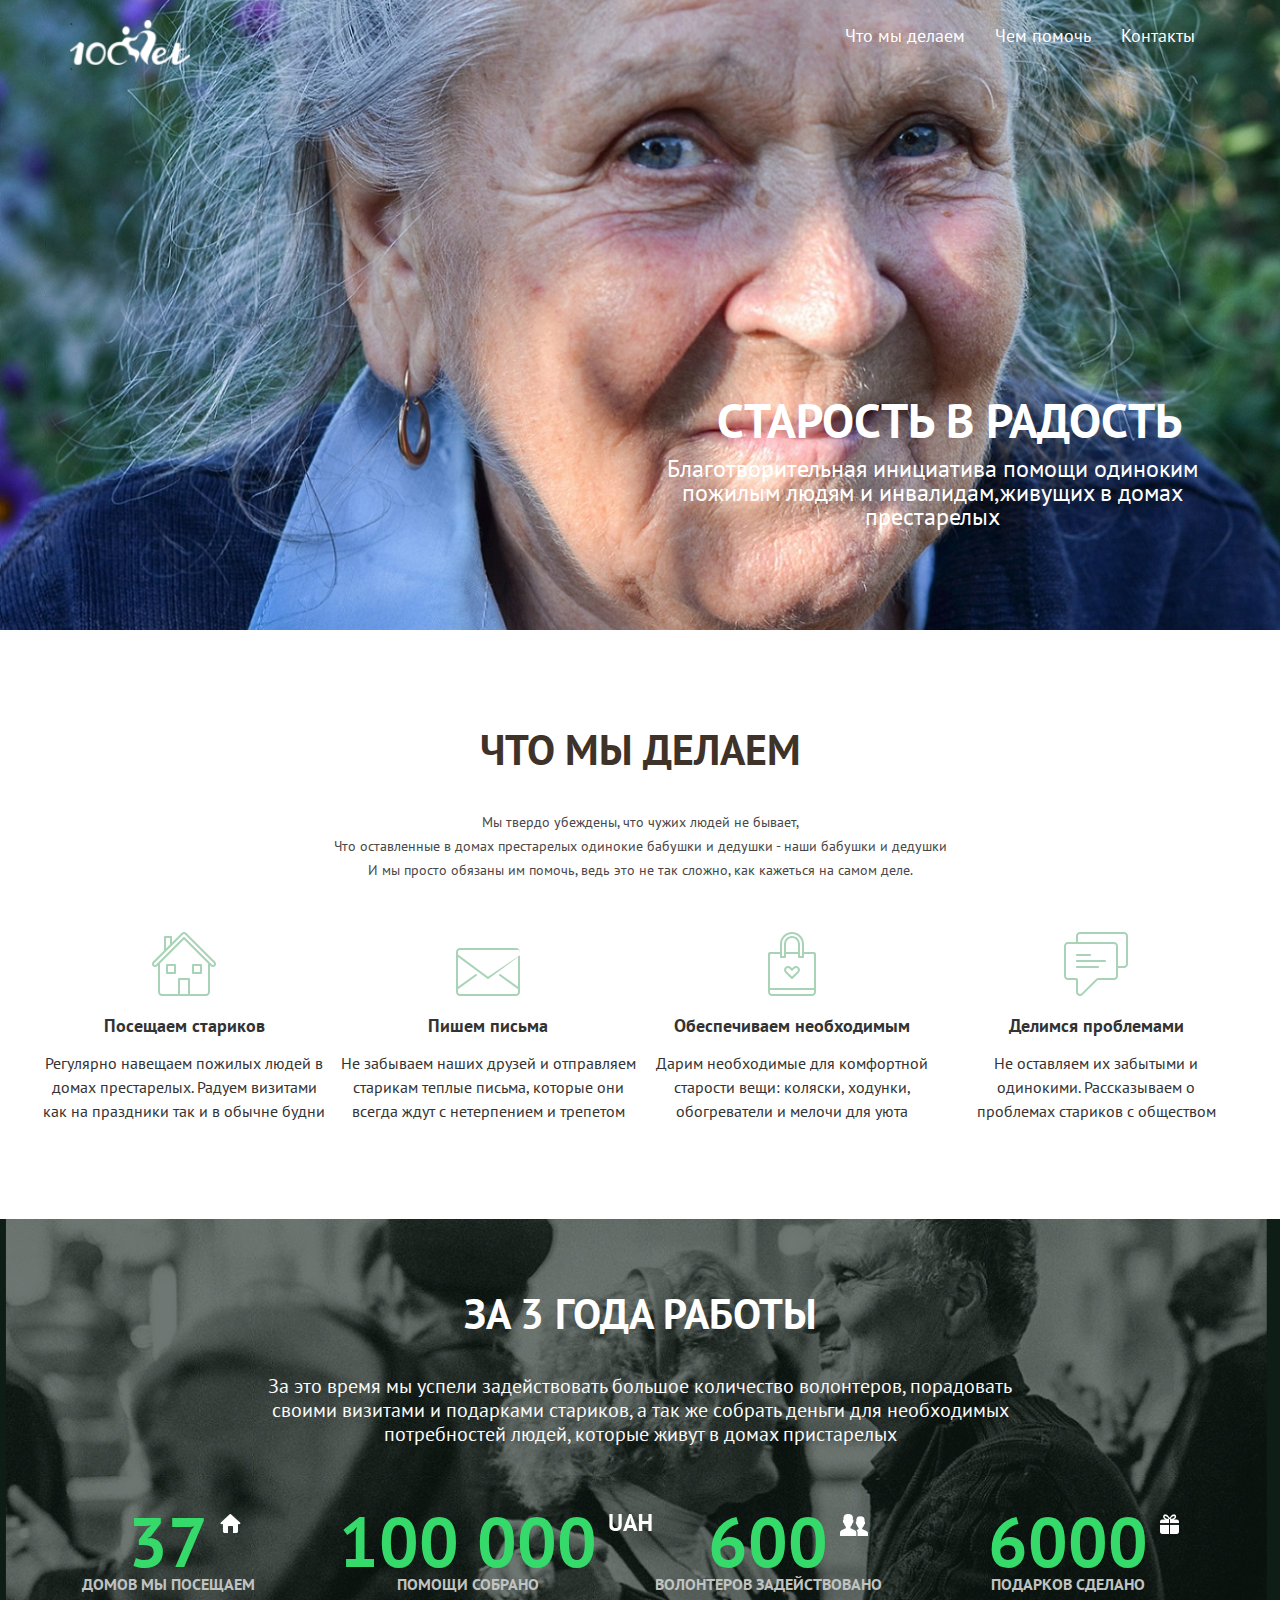
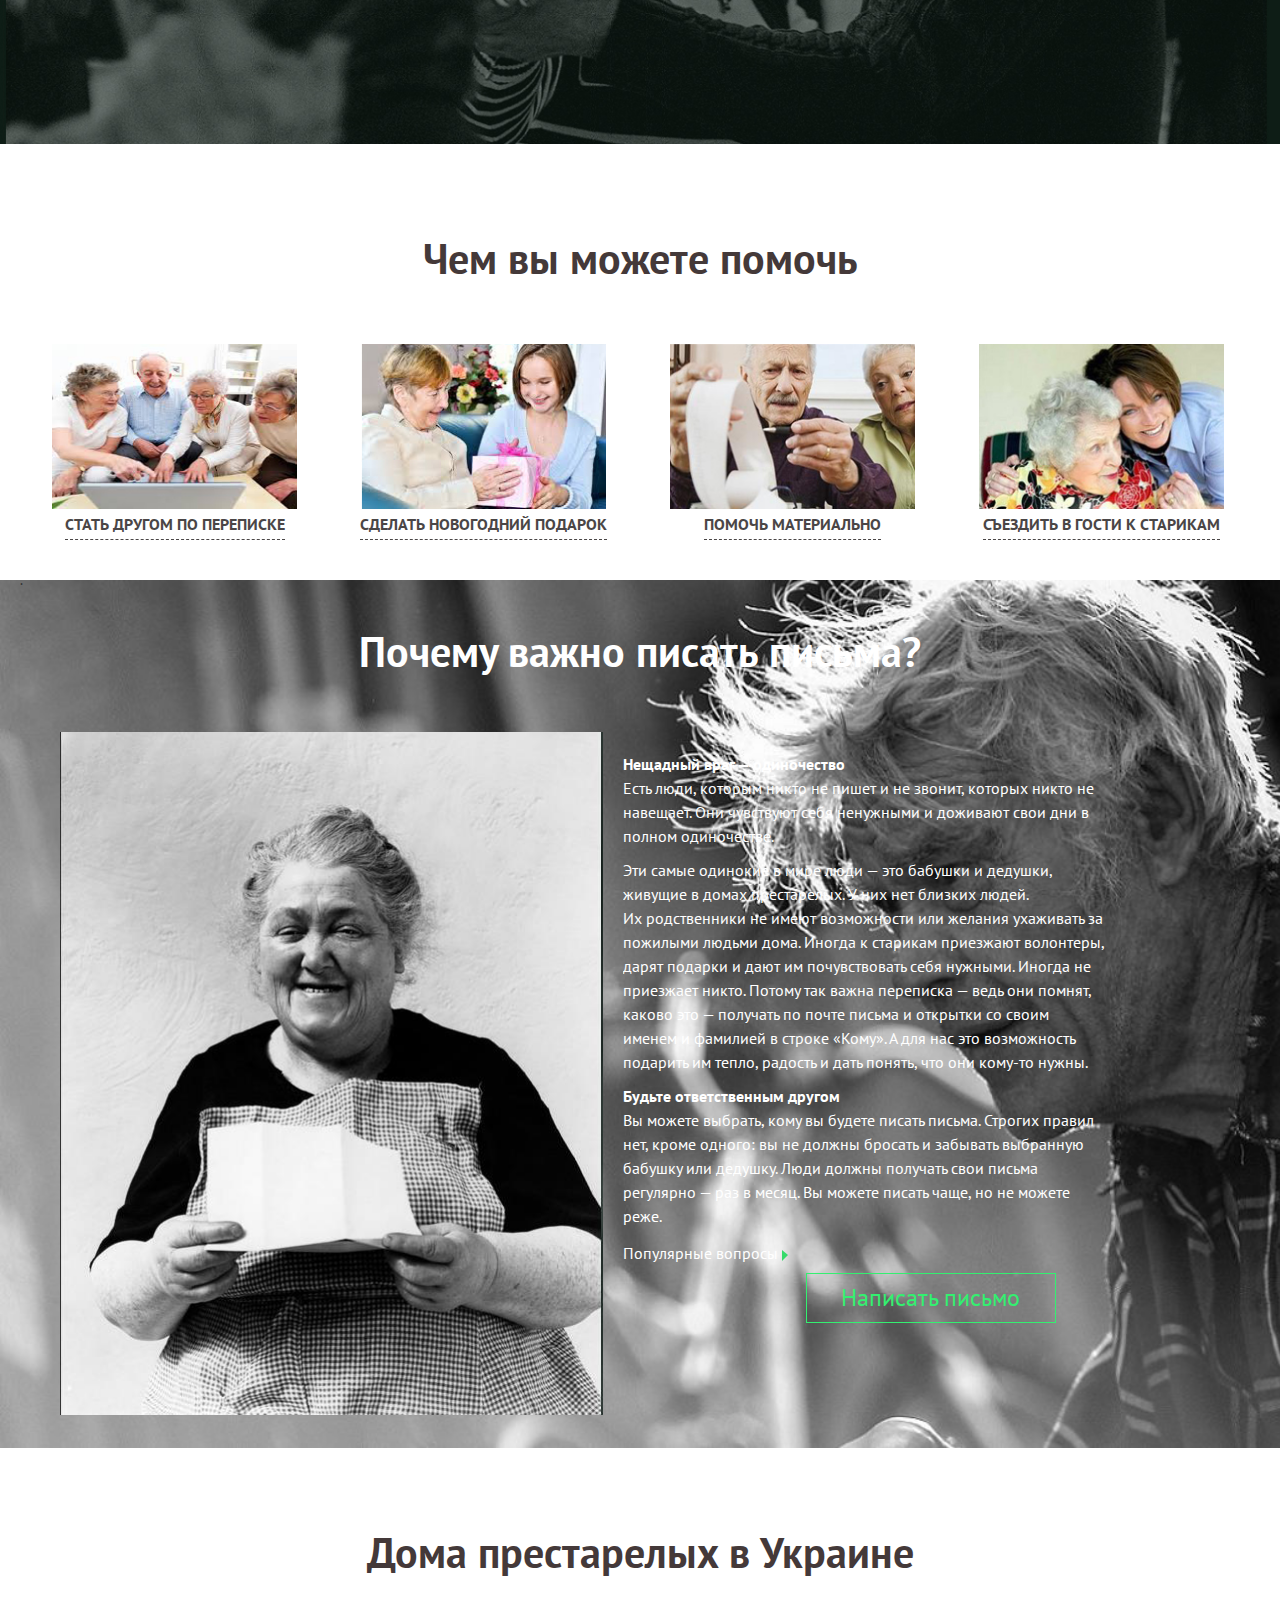
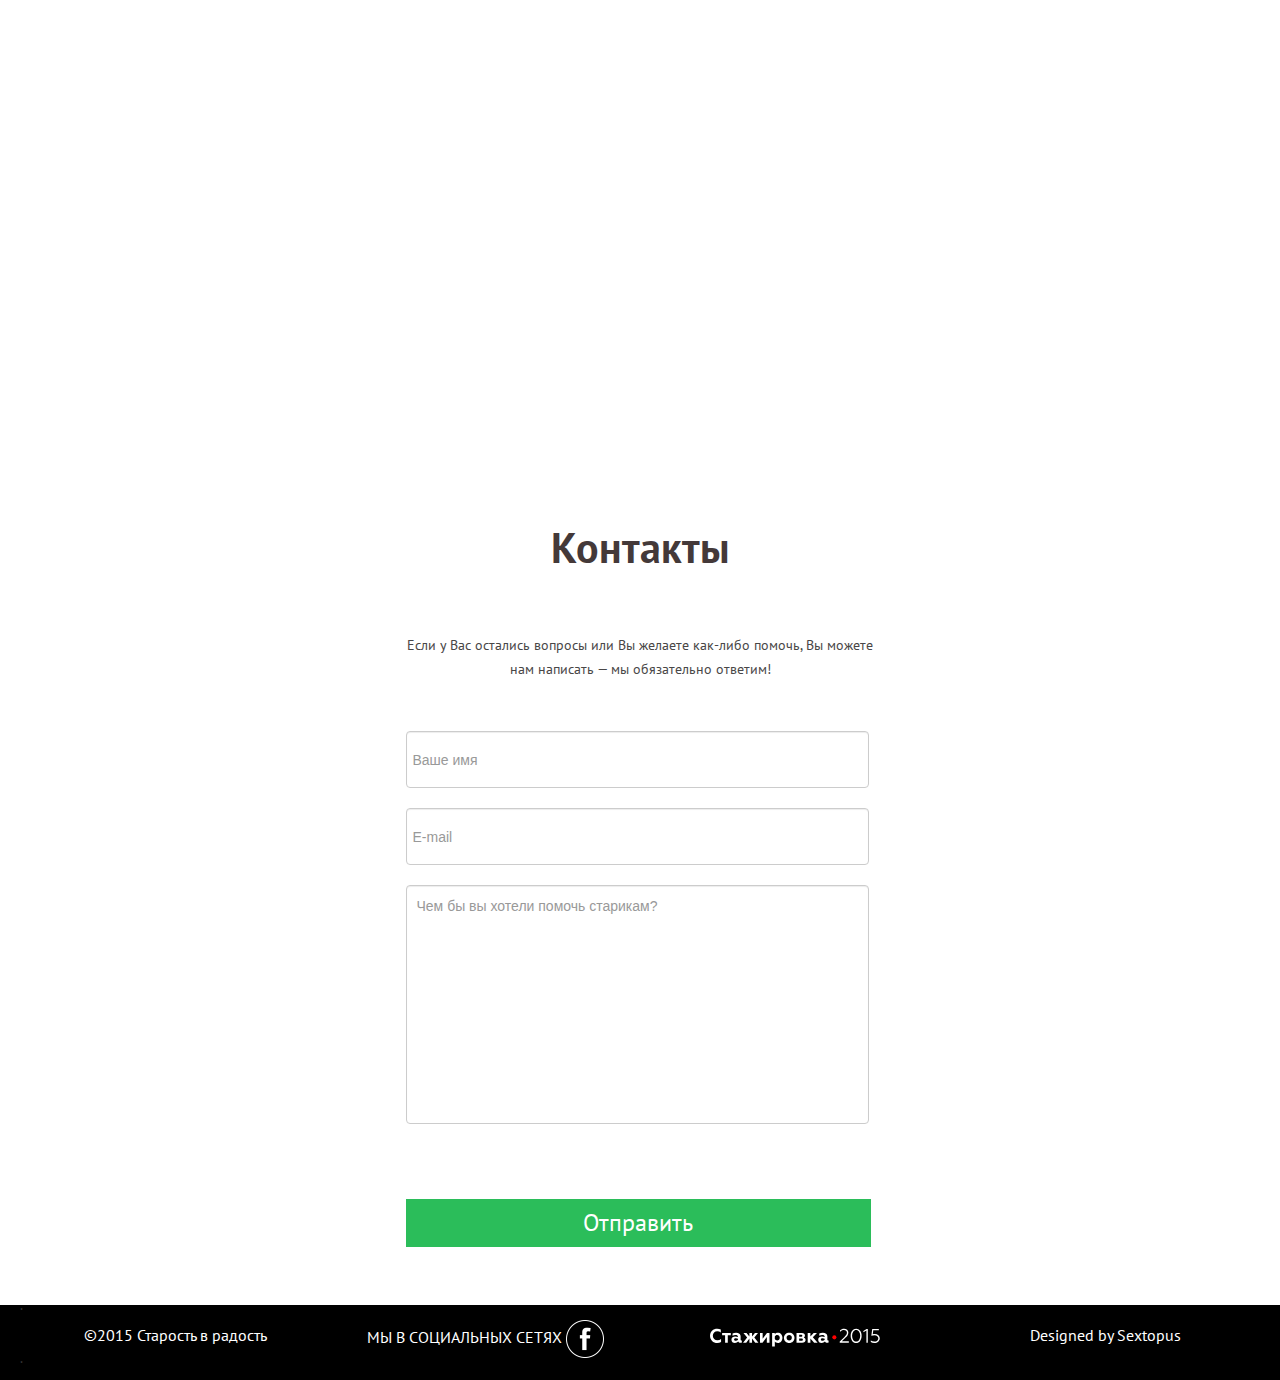
<file: starost-v-radost2/index.html>
<!DOCTYPE html>
<html lang="ru">

<head>
    <meta charset="UTF-8">

    <title>Старость в радость</title>
    <link rel="stylesheet" href="normalize.css">
    <link href='https://fonts.googleapis.com/css?family=PT+Sans:400,700&subset=cyrillic' rel='stylesheet' type='text/css'>
    <link href="bootstrap/css/bootstrap.css" rel="stylesheet" type="text/css">
    <link href="bootstrap/css/bootstrap-theme.css" rel="stylesheet">
    <link href="style.css" type="text/css" rel="stylesheet">
    <meta name="viewport" content="width=1280">
</head>

<body>



    <div class="head">
        <!--begin head-->
        <div class="headcontent">
            <div class="wrapper clearfix">

                <div class="logo">
                    <a href="#">
                        <img src="./starost_images/logo.png" alt="logotip" width="120px" height="45px">
                    </a>
                </div>

                <div class="menu" clearfix>
                    <ul>
                        <li>
                            <a href="#">Что мы делаем</a>
                        </li>
                        <li>
                            <a href="#">Чем помочь</a>
                            <ul>
                                <li style="width: 291px">
                                    <a href="#" title="">Предметы первой необходимости</a>
                                </li>
                                <li style="width: 291px">
                                    <a href="#" title="">Переписка с бабушками и дедушками</a>
                                </li>
                            </ul>
                        </li>
                        <li>
                            <a href="#">Контакты</a>
                        </li>
                    </ul>
                </div>

                <div class="citata">
                    <h1>Старость в&nbsp;радость</h1>
                    <p class="c">Благотворительная инициатива помощи одиноким
                        <br>пожилым людям и инвалидам,живущих в домах
                        <br>прeстарелых
                    </p>
                </div>
            </div>
            <!--end of wrapper-->
        </div>



    </div>
    <!--end of head-->

    <div class="page-wrap">

        <div class="content">
            <div class="insidecontent">
                <h2>Что мы делаем</h2>
                <p class="c1">Мы твердо убеждены, что чужих людей не бывает,
                    <br>Что оставленные в домах престарелых одинокие бабушки и дедушки - наши бабушки и дедушки
                    <br>И мы просто обязаны им помочь, ведь это не так сложно, как кажеться на самом деле.
                </p>
                <div class="svg-pict">
                    <!DOCTYPE svg PUBLIC "-//W3C//DTD SVG 1.1//EN" "http://www.w3.org/Graphics/SVG/1.1/DTD/svg11.dtd">
                    <svg version="1.1" id="Layer_1" xmlns="http://www.w3.org/2000/svg" xmlns:xlink="http://www.w3.org/1999/xlink" x="0px" y="0px" width="64px" height="64px" viewBox="0 0 64 64" enable-background="new 0 0 64 64" xml:space="preserve">
                        <g>
                            <path fill="#A8D3B6" d="M63.2,29.8L34.4,1c0,0-0.9-1-2.4-1s-2.4,1-2.4,1L20,10.6V5c0-0.6-0.4-1-1-1h-6c-0.6,0-1,0.4-1,1v13.6
                     L0.8,29.8C0.2,30.3,0,31.2,0,32c0,1.7,1.3,3,3,3c0.8,0,1.7-0.3,2.2-0.8L6,33.4V60c0,2.2,1.8,4,4,4h44c2.2,0,4-1.8,4-4V33.4l0.8,0.8
                     c0.5,0.5,1.4,0.8,2.2,0.8c1.7,0,3-1.3,3-3C64,31.2,63.8,30.3,63.2,29.8z M14,6h4v6.6l-4,4V6z M36,62h-8V48h8V62z M56,60
                     c0,1.1-0.9,2-2,2H38V47c0-0.6-0.4-1-1-1H27c-0.6,0-1,0.4-1,1v15H10c-1.1,0-2-0.9-2-2V31.4l24-24l24,24V60z M61,33
                     c-0.3,0-0.6,0-0.8-0.2L32.7,5.3C32.5,5.1,32.3,5,32,5s-0.5,0.1-0.7,0.3L3.8,32.8C3.6,33,3.3,33,3,33c-0.6,0-1-0.4-1-1
                     c0-0.3,0-0.6,0.2-0.8L31,2.4c0,0,0.4-0.4,1-0.4c0.6,0,1,0.4,1,0.4l28.8,28.8C62,31.4,62,31.7,62,32C62,32.6,61.6,33,61,33z" />
                            <path fill="#A8D3B6" d="M23,32h-8c-0.6,0-1,0.4-1,1v8c0,0.6,0.4,1,1,1h8c0.6,0,1-0.4,1-1v-8C24,32.4,23.6,32,23,32z M22,40h-6v-6h6
                     V40z" />
                            <path fill="#A8D3B6" d="M41,42h8c0.6,0,1-0.4,1-1v-8c0-0.6-0.4-1-1-1h-8c-0.6,0-1,0.4-1,1v8C40,41.6,40.4,42,41,42z M42,34h6v6h-6
                     V34z" />
                        </g>
                    </svg>
                    <h3>Посещаем стариков</h3>
                    <p class="text1">Регулярно навещаем пожилых людей в
                        <br> домах престарелых. Радуем визитами
                        <br>как на праздники так и в обычне будни</p>
                </div>
                <div class="svg-pict">
                    <!DOCTYPE svg PUBLIC "-//W3C//DTD SVG 1.1//EN" "http://www.w3.org/Graphics/SVG/1.1/DTD/svg11.dtd">
                    <svg version="1.1" id="Layer_1" xmlns="http://www.w3.org/2000/svg" xmlns:xlink="http://www.w3.org/1999/xlink" x="0px" y="0px" width="64px" height="48px" viewBox="0 0 64 48" enable-background="new 0 0 64 48" xml:space="preserve">
                        <path fill="#A8D3B6" d="M60,0H4C1.8,0,0,1.8,0,4v40c0,2.2,1.8,4,4,4h56c2.2,0,4-1.8,4-4V4C64,1.8,62.2,0,60,0z M4,2h56
                  1.1,0,2,0.9,2,2v2.5L32,28.8L2,6.5V4C2,2.9,2.9,2,4,2z M60,46H4c-1.1,0-2-0.9-2-2v-2.8l18.6-13.4c0.4-0.3,0.5-0.9,0.2-1.4
                  c-0.3-0.4-0.9-0.5-1.4-0.2L2,38.7V9l29.4,21.8c0.2,0.1,0.4,0.2,0.6,0.2s0.4-0.1,0.6-0.2L62,9v29.8L44.6,26.2
                  c-0.4-0.3-1.1-0.2-1.4,0.2c-0.3,0.4-0.2,1.1,0.2,1.4L62,41.2V44C62,45.1,61.1,46,60,46z" />
                    </svg>
                    <h3>Пишем письма</h3>
                    <p class="text1">
                        Не забываем наших друзей и отправляем
                        <br> старикам теплые письма, которые они
                        <br> всегда ждут с нетерпением и трепетом
                    </p>
                </div>
                <div class="svg-pict">
                    <!DOCTYPE svg PUBLIC "-//W3C//DTD SVG 1.1//EN" "http://www.w3.org/Graphics/SVG/1.1/DTD/svg11.dtd">
                    <svg version="1.1" id="Layer_1" xmlns="http://www.w3.org/2000/svg" xmlns:xlink="http://www.w3.org/1999/xlink" x="0px" y="0px" width="48px" height="64px" viewBox="0 0 48 64" enable-background="new 0 0 48 64" xml:space="preserve">
                        <g>
                            <path fill="#A8D3B6" d="M46,20H36v-8c0-6.6-5.4-12-12-12S12,5.4,12,12v8H2c-1.1,0-2,0.9-2,2v38c0,2.2,1.8,4,4,4h40c2.2,0,4-1.8,4-4
                     V22C48,20.9,47.1,20,46,20z M14,12c0-5.5,4.5-10,10-10s10,4.5,10,10v12h-2V12c0-4.4-3.6-8-8-8s-8,3.6-8,8v12h-2V12z M30,12v8H18v-8
                     c0-3.3,2.7-6,6-6S30,8.7,30,12z M46,60c0,1.1-0.9,2-2,2H4c-1.1,0-2-0.9-2-2v-2h44V60z M46,56H2V23c0-0.6,0.4-1,1-1h9v3
                     c0,0.6,0.4,1,1,1h4c0.6,0,1-0.4,1-1v-3h12v3c0,0.6,0.4,1,1,1h4c0.6,0,1-0.4,1-1v-3h9c0.6,0,1,0.4,1,1V56z" />
                            <path fill="#A8D3B6" d="M28,34c-1.1,0-2.1,0.4-2.8,1.2L24,36.3l-1.2-1.2C22.1,34.4,21.1,34,20,34c-2.2,0-4,1.8-4,4
                     c0,1.1,0.7,2.1,1.4,2.9l5.9,5.9c0.4,0.4,1,0.4,1.4,0l5.8-5.8c0.7-0.7,1.5-1.8,1.5-2.9C32,35.8,30.2,34,28,34z M29.2,39.4L24,44.6
                     l-5.2-5.2C18.5,39.1,18,38.6,18,38c0-1.1,0.9-2,2-2c0.6,0,1.1,0.2,1.4,0.6l1.9,1.9c0.4,0.4,1,0.4,1.4,0l1.9-1.9
                     C27,36.2,27.5,36,28,36c1.1,0,2,0.9,2,2C30,38.6,29.5,39.1,29.2,39.4z" />
                        </g>
                    </svg>
                    <h3>Обеспечиваем необходимым</h3>
                    <p class="text1">Дарим необходимые для комфортной
                        <br> старости вещи: коляски, ходунки,
                        <br> обогреватели и мелочи для уюта</p>
                </div>
                <div class="svg-pict">
                    <!DOCTYPE svg PUBLIC "-//W3C//DTD SVG 1.1//EN" "http://www.w3.org/Graphics/SVG/1.1/DTD/svg11.dtd">
                    <svg version="1.1" id="Layer_1" xmlns="http://www.w3.org/2000/svg" xmlns:xlink="http://www.w3.org/1999/xlink" x="0px" y="0px" width="64px" height="64px" viewBox="0 0 64 64" enable-background="new 0 0 64 64" xml:space="preserve">
                        <g>
                            <path fill="#A8D3B6" d="M60,0H16c-2.2,0-4,1.8-4,4v6H4c-2.2,0-4,1.8-4,4v30c0,2.2,1.8,4,4,4h7c0.6,0,1,0.4,1,1v11
                     c0,1.6,1,3.1,2.5,3.7c0.5,0.2,1,0.3,1.5,0.3c1,0,2.1-0.4,2.8-1.2L33,48.7c0,0,0.5-0.7,1.7-0.7S50,48,50,48c2.2,0,4-1.8,4-4v-8h6
                     c2.2,0,4-1.8,4-4V4C64,1.8,62.2,0,60,0z M52,44c0,1.1-0.9,2-2,2c0,0-14.7,0-15.3,0c-1.9,0-2.7,1-2.7,1S20,59,18,61
                     c-2.1,2.1-4,0.4-4-1c0-1,0-12,0-12c0-1.1-0.9-2-2-2H4c-1.1,0-2-0.9-2-2V14c0-1.1,0.9-2,2-2h46c1.1,0,2,0.9,2,2V44z M62,32
                     c0,1.1-0.9,2-2,2h-6V14c0-2.2-1.8-4-4-4H14V4c0-1.1,0.9-2,2-2h44c1.1,0,2,0.9,2,2V32z" />
                            <path fill="#A8D3B6" d="M13,24h13c0.6,0,1-0.4,1-1s-0.4-1-1-1H13c-0.6,0-1,0.4-1,1S12.4,24,13,24z" />
                            <path fill="#A8D3B6" d="M41,28H13c-0.6,0-1,0.4-1,1s0.4,1,1,1h28c0.6,0,1-0.4,1-1S41.6,28,41,28z" />
                            <path fill="#A8D3B6" d="M34,34H13c-0.6,0-1,0.4-1,1s0.4,1,1,1h21c0.6,0,1-0.4,1-1S34.6,34,34,34z" />
                        </g>
                    </svg>
                    <h3>Делимся проблемами</h3>
                    <p class="text1">Не оставляем их забытыми и
                        <br> одинокими. Рассказываем о
                        <br> проблемах стариков с обществом</p>
                </div>
            </div>
        </div>
        <div class="work-years">

            <div class="content">
                <h2 class="cwe">За 3 года работы</h2>
                <p class="c2">За это время мы успели задействовать большое количество волонтеров, порадовать
                    <br>своими визитами и подарками стариков, а так же собрать деньги для необходимых
                    <br> потребностей людей, которые живут в домах пристарелых</p>

                <div class="block-numbers">

                    <div class="numbers">
                        <span class="cwe1">37</span>
                        <img class="pic" src="./starost_images/house.png" alt="house">
                        <p class="c3">домов мы посещаем</p>
                    </div>

                    <div class="numbers">
                        <span class="cwe1">100 000</span>
                        <img class="pic" src="./starost_images/uah.png" alt="uah">
                        <p class="c3">помощи собрано</p>
                    </div>

                    <div class="numbers">
                        <span class="cwe1">600</span>
                        <img class="pic" src="./starost_images/friendsicon.png" alt="friends">
                        <p class="c3">волонтеров задействовано</p>
                    </div>

                    <div class="numbers">
                        <span class="cwe1">6000</span>
                        <img class="pic" src="./starost_images/gifticon.png" alt="gifticon">
                        <p class="c3">подарков сделано</p>
                    </div>


                </div>
                <!--END OF BLOCK NUMBERS-->
            </div>
            <!--END OF WRAPPER WORK YEARS-->
        </div>
        <!--END OF WORK YEARS-->

        <div class="can-you-help">
            <div class="content">

                <h3 class="can1-you-help">Чем вы можете помочь</h3>

                <!--Nav tabs-->

                <ul class="nav nav-tabs" role="tablist">
                    <li role="presentation" class="active">

                        <a class="underline" href="#friend" aria-controls="friend" role="tab" data-toggle="tab"> <img src="./starost_images/tumb1.jpg" alt="help" height="165" width="245"><span class="java">Стать другом по переписке</span></a>
                    </li>
                    <li role="presentation">
                       <a class="underline" href="#gift" aria-controls="gift" role="tab" data-toggle="tab"> <img src="./starost_images/tumb2.jpg" alt="gift" height="165px" width="245px"> <span class="java">Сделать новогодний подарок</span></a>
                    </li>
                    <li role="presentation">
                       <a class="underline" href="#help" aria-controls="help" role="tab" data-toggle="tab"> <img src="./starost_images/tumb3.jpg" alt="help" height="165px" width="245px"><span class="java">Помочь материально</span></a>
                    </li>

                    <li role="presentation">
                       <a class="underline" href="#guests" aria-controls="guests" role="tab" data-toggle="tab"> <img src="./starost_images/tumb4.jpg" alt="guests" height="165px" width="245px"><span class="java">Съездить в гости к старикам</span></a>
                    </li>
                </ul>
            </div>
        </div>
        <!--Tab panes-->
        <div class="tab-content">
            <div role="tabpanel" class="tab-pane fade in active" id="friend">
                <div class="content clearfix">
                    <h3 class="letters">Почему важно писать письма?</h3>
                    <img src="./starost_images/babushka.jpg" alt="babushka" class="granny " >
                    <div class="letters2">
                        <p class="letters1"><b>Нещадный враг — одиночество</b>
                            <br> Есть люди, которым никто не пишет и не звонит, которых никто не
                            <br> навещает. Они чувствуют себя ненужными и доживают свои дни в
                            <br> полном одиночестве.
                            <br>

                            <p class="letters1">Эти самые одинокие в мире люди — это бабушки и дедушки,
                                <br> живущие в домах престарелых. У них нет близких людей.
                                <br> Их родственники не имеют возможности или желания ухаживать за
                                <br> пожилыми людьми дома. Иногда к старикам приезжают волонтеры,
                                <br> дарят подарки и дают им почувствовать себя нужными. Иногда не
                                <br> приезжает никто. Потому так важна переписка — ведь они помнят,
                                <br> каково это — получать по почте письма и открытки со своим
                                <br> именем и фамилией в строке «Кому». А для нас это возможность
                                <br> подарить им тепло, радость и дать понять, что они кому-то нужны.
                                <br>
                            </p>
                            <p class="letters1"><b>Будьте ответственным другом</b>
                                <br> Вы можете выбрать, кому вы будете писать письма. Строгих правил
                                <br> нет, кроме одного: вы не должны бросать и забывать выбранную
                                <br> бабушку или дедушку. Люди должны получать свои письма
                                <br> регулярно — раз в месяц. Вы можете писать чаще, но не можете
                                <br> реже.</p>
                      
                            <a href="#" class="popularquestions">Популярные вопросы</a>

                            <a href="#" class="triangle"></a>
                            &nbsp
                            <button class="wrightletter">Написать письмо</button>
                      </div>
                </div>
                </div>
                    <div role="tabpanel" class="tab-pane fade" id="gift">
                      <div class="content clearfix">
                       <h3 class="letters">Почему важно писать письма?</h3>
                       <img src="./starost_images/babushka.jpg" alt="babushka" class="granny">
                       
                        <div class="letters2">
                            <p class="letters1"><b>Нещадный враг — одиночество</b>
                                <br> Есть люди, которым никто не пишет и не звонит, которых никто не
                                <br> навещает. Они чувствуют себя ненужными и доживают свои дни в
                                <br> полном одиночестве.
                                <br> Эти самые одинокие в мире люди — это бабушки и дедушки,
                                <br> живущие в домах престарелых. У них нет близких людей.
                                <br> Их родственники не имеют возможности или желания ухаживать за
                                <br> пожилыми людьми дома. Иногда к старикам приезжают волонтеры,
                                <br> дарят подарки и дают им почувствовать себя нужными. Иногда не
                                <br> приезжает никто. Потому так важна переписка — ведь они помнят,
                                <br> каково это — получать по почте письма и открытки со своим
                                <br> именем и фамилией в строке «Кому». А для нас это возможность
                                <br> подарить им тепло, радость и дать понять, что они кому-то нужны.
                                <br> Будьте ответственным другом
                                <br> Вы можете выбрать, кому вы будете писать письма. Строгих правил
                                <br> нет, кроме одного: вы не должны бросать и забывать выбранную
                                <br> бабушку или дедушку. Люди должны получать свои письма
                                <br> регулярно — раз в месяц. Вы можете писать чаще, но не можете
                                <br> реже.
                            </p>
                        </div>
                        </div>
                    </div>
                    <div role="tabpanel" class="tab-pane fade" id="help">
                      <div class="content clearfix">
                      <h3 class="letters">Почему важно писать письма?</h3>
                      <img src="./starost_images/babushka.jpg" alt="babushka" class="granny">
                        <div class="letters2">
                            <p class="letters1"><b>Нещадный враг — одиночество</b>
                                <br> Есть люди, которым никто не пишет и не звонит, которых никто не
                                <br> навещает. Они чувствуют себя ненужными и доживают свои дни в
                                <br> полном одиночестве.
                                <br> Эти самые одинокие в мире люди — это бабушки и дедушки,
                                <br> живущие в домах престарелых. У них нет близких людей.
                                <br> Их родственники не имеют возможности или желания ухаживать за
                                <br> пожилыми людьми дома. Иногда к старикам приезжают волонтеры,
                                <br> дарят подарки и дают им почувствовать себя нужными. Иногда не
                                <br> приезжает никто. Потому так важна переписка — ведь они помнят,
                                <br> каково это — получать по почте письма и открытки со своим
                                <br> именем и фамилией в строке «Кому». А для нас это возможность
                                <br> подарить им тепло, радость и дать понять, что они кому-то нужны.
                                <br> Будьте ответственным другом
                                <br> Вы можете выбрать, кому вы будете писать письма. Строгих правил
                                <br> нет, кроме одного: вы не должны бросать и забывать выбранную
                                <br> бабушку или дедушку. Люди должны получать свои письма
                                <br> регулярно — раз в месяц. Вы можете писать чаще, но не можете
                                <br> реже.
                            </p>
                        </div>
                        </div>
                    </div>
                    <div role="tabpanel" class="tab-pane fade" id="guests">
                       <div class="content clearfix">
                        <h3 class="letters">Почему важно писать письма?</h3>
                        <img src="./starost_images/babushka.jpg" alt="guests" class="granny">
                        <div class="letters2">
                            <p class="letters1"><b>Нещадный враг — одиночество</b>
                                <br> Есть люди, которым никто не пишет и не звонит, которых никто не
                                <br> навещает. Они чувствуют себя ненужными и доживают свои дни в
                                <br> полном одиночестве.
                                <br> Эти самые одинокие в мире люди — это бабушки и дедушки,
                                <br> живущие в домах престарелых. У них нет близких людей.
                                <br> Их родственники не имеют возможности или желания ухаживать за
                                <br> пожилыми людьми дома. Иногда к старикам приезжают волонтеры,
                                <br> дарят подарки и дают им почувствовать себя нужными. Иногда не
                                <br> приезжает никто. Потому так важна переписка — ведь они помнят,
                                <br> каково это — получать по почте письма и открытки со своим
                                <br> именем и фамилией в строке «Кому». А для нас это возможность
                                <br> подарить им тепло, радость и дать понять, что они кому-то нужны.
                                <br> Будьте ответственным другом
                                <br> Вы можете выбрать, кому вы будете писать письма. Строгих правил
                                <br> нет, кроме одного: вы не должны бросать и забывать выбранную
                                <br> бабушку или дедушку. Люди должны получать свои письма
                                <br> регулярно — раз в месяц. Вы можете писать чаще, но не можете
                                <br> реже.
                            </p>
                        </div>
                        </div>
                    </div>
                </div>


        <h3 class="can1-you-help1">Дома престарелых в Украине</h3>
        <div class="map">
            <iframe src="https://www.google.com/maps/embed?pb=!1m14!1m12!1m3!1d2636814.5984179443!2d30.467354710437906!3d49.80459964983816!2m3!1f0!2f0!3f0!3m2!1i1024!2i768!4f13.1!5e0!3m2!1sru!2sua!4v1445066375585" width="100%" height="420" frameborder="0" style="border:0" allowfullscreen></iframe>
        </div>

        <div class="contacts">
            <div class="content">
                <div class="leavecontacts">
                    <h3 class="can1-you-help">Контакты</h3>
                    <p class="c1">Если у Вас остались вопросы или Вы желаете как-либо помочь, Вы можете
                        <br>нам написать — мы обязательно ответим!</p>

                </div>

                <div class="input">
                    <form action="" method="" autocomplete="">
                        <p>
                            <input type="text" placeholder="Ваше имя">
                        </p>
                        <p>
                            <input type="text" placeholder="E-mail">
                        </p>
                        <p class="text">
                            <textarea type="text" placeholder="Чем бы вы хотели помочь старикам?" row="6"></textarea>
                        </p>
                    </form>
                    <button>Отправить</button>
                </div>
            </div>
        </div>
    </div>


    <div class="footer">
        <div class="content clearfix">

            <div class="copy">&#169;2015 Старость в радость</div>
            <div class="socialnetwork">МЫ В СОЦИАЛЬНЫХ СЕТЯХ
                <img class="facebook" src="./starost_images/facebook.png" alt="facebook" width="38px" height="38px">
            </div>
            <div class="stazirovka">
                <img src="./starost_images/stagirovka-logo.svg" type="image/svg" width="172px">
            </div>
            <div class="designedby">Designed by Sextopus</div>
        </div>
        <!--end of footer-->
    </div>
    <!--</div>лишиний див-->
    <script src="./jquery/jquery-1.11.3.js"></script>
    <script src="./bootstrap/js/bootstrap.js"></script>

</body>

</html>
</file>
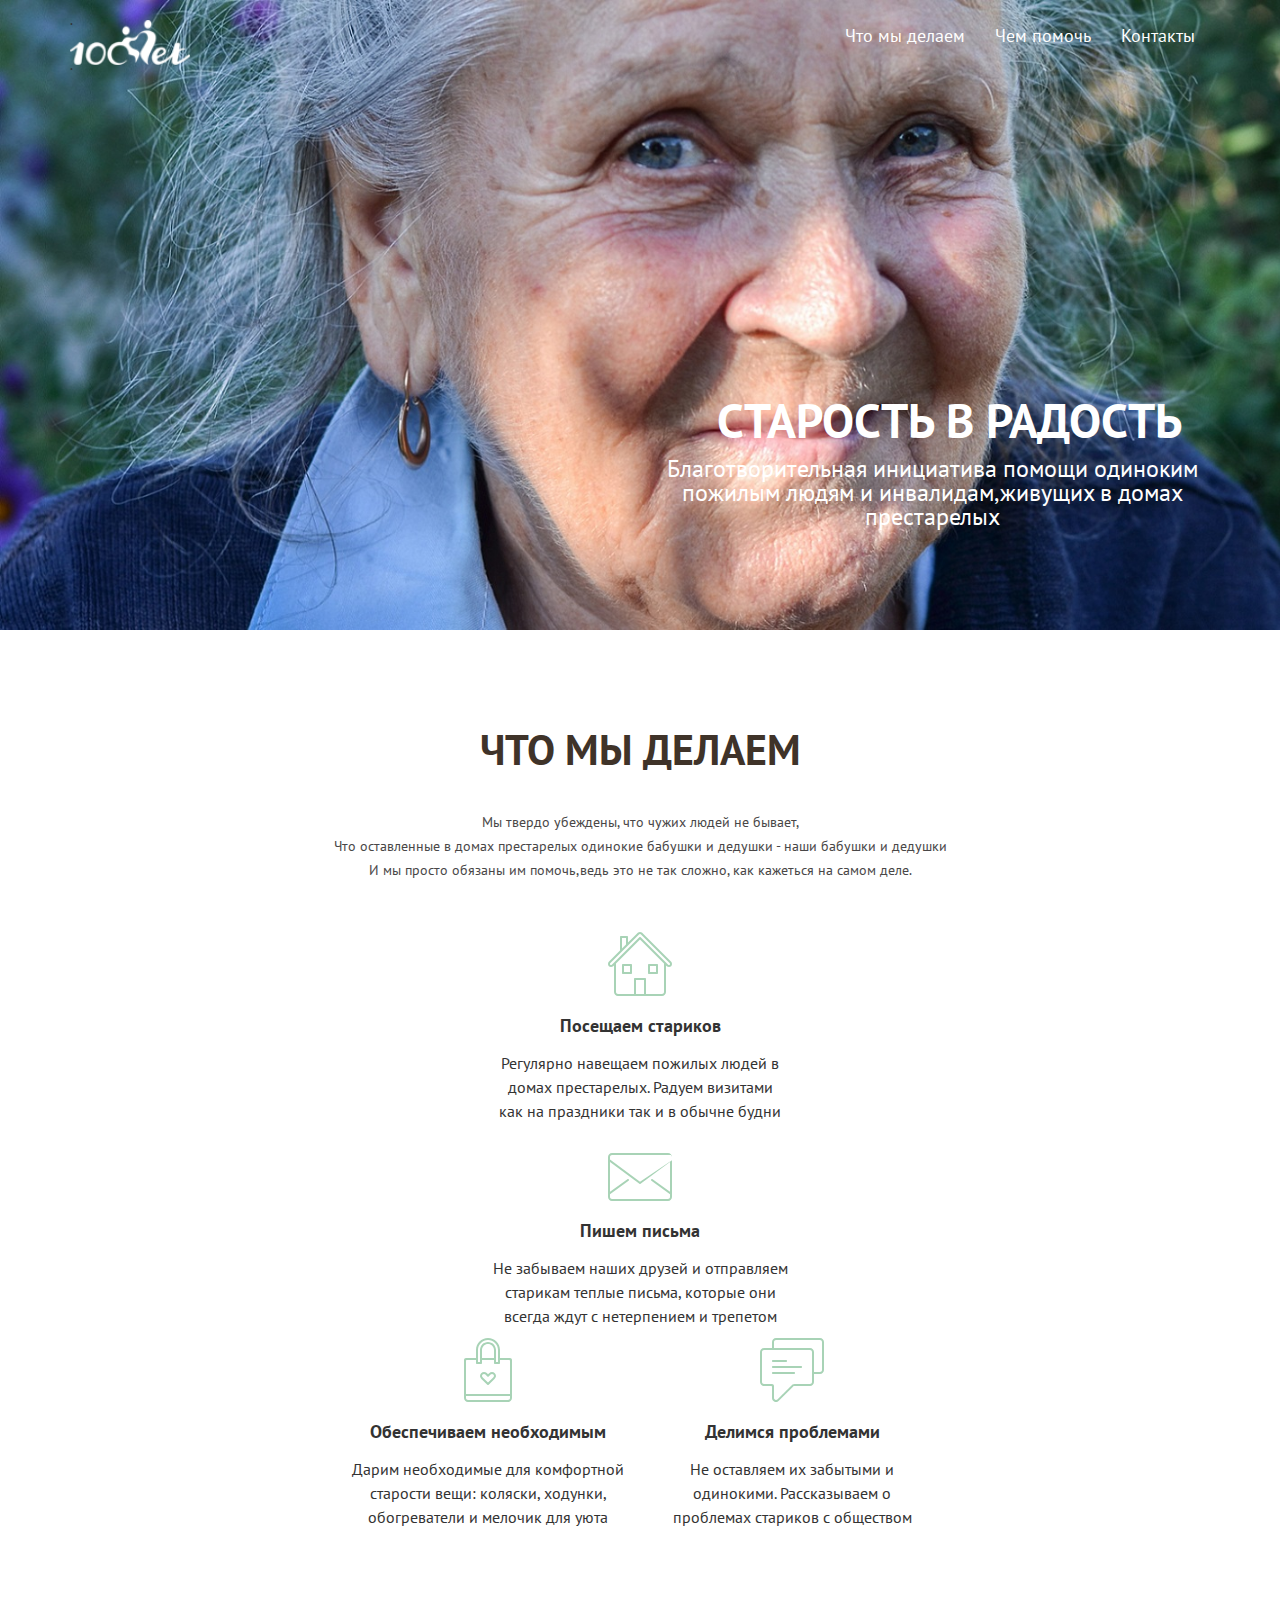
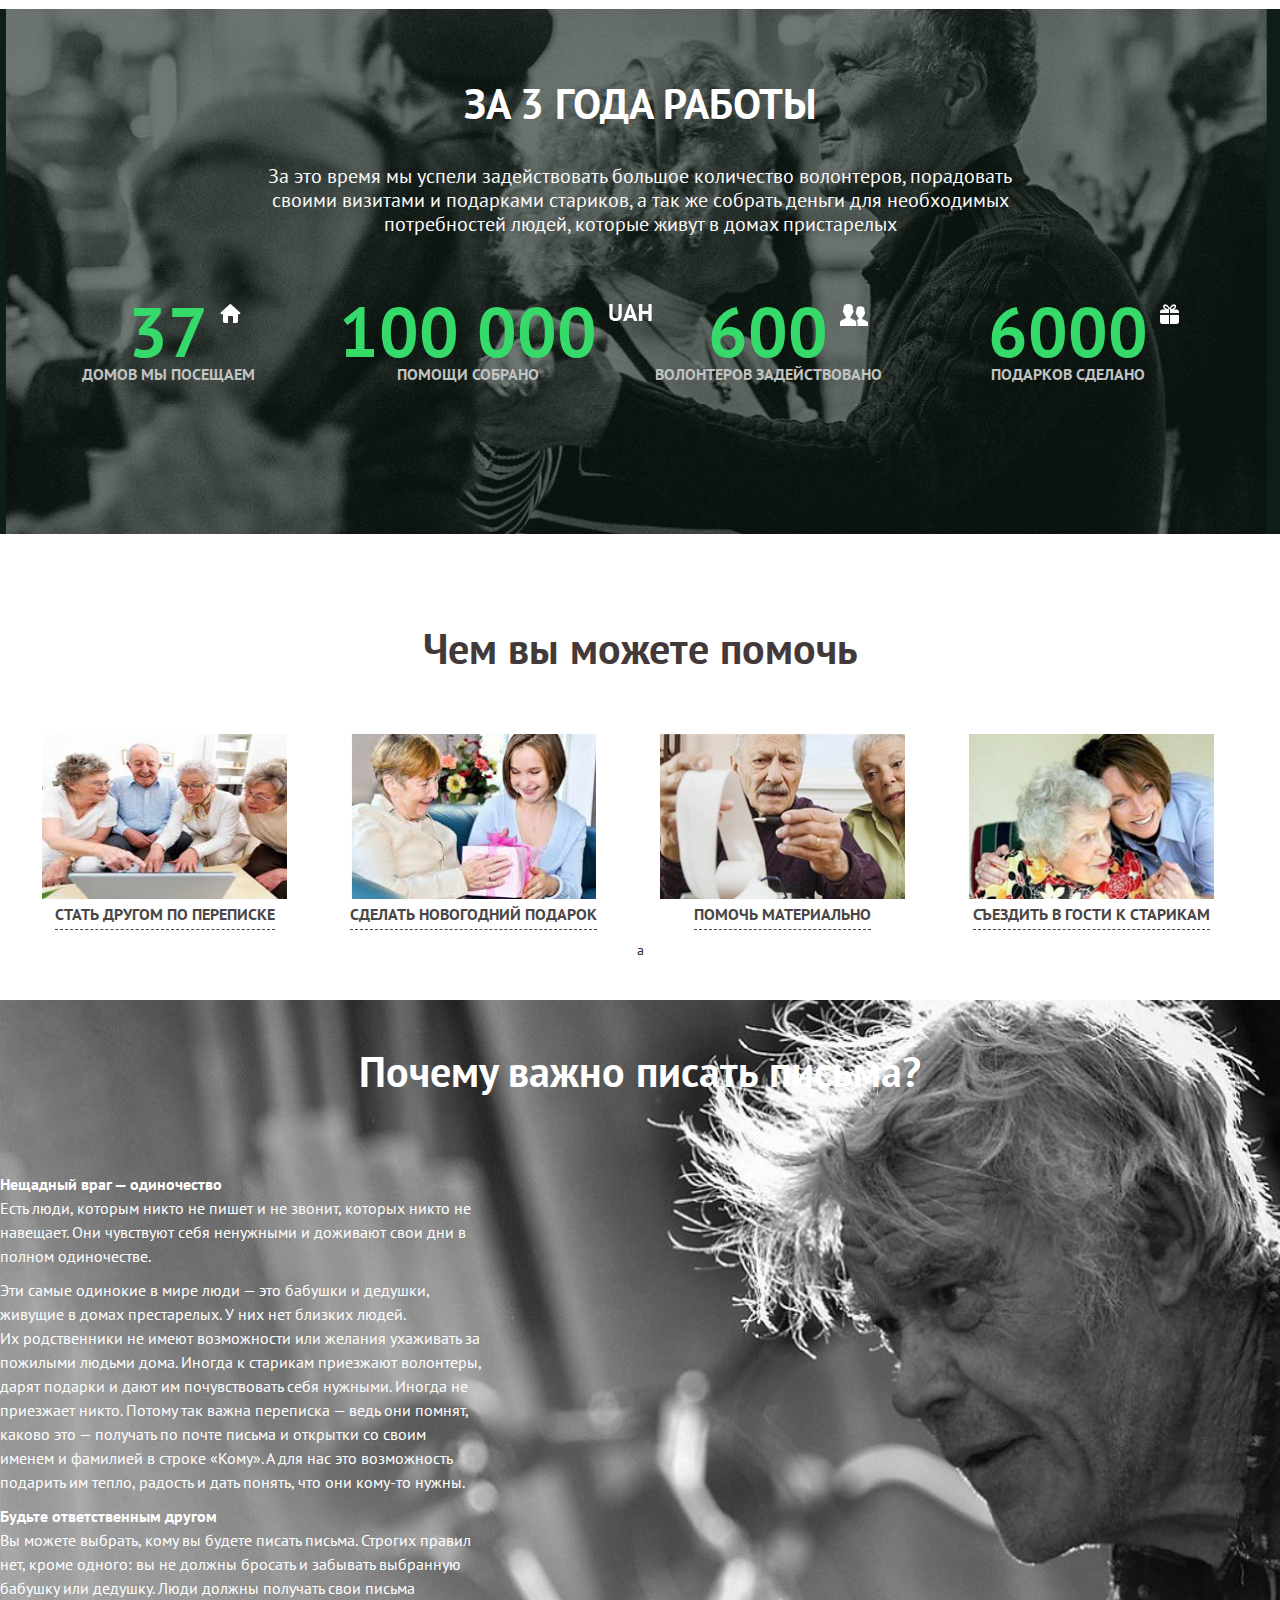
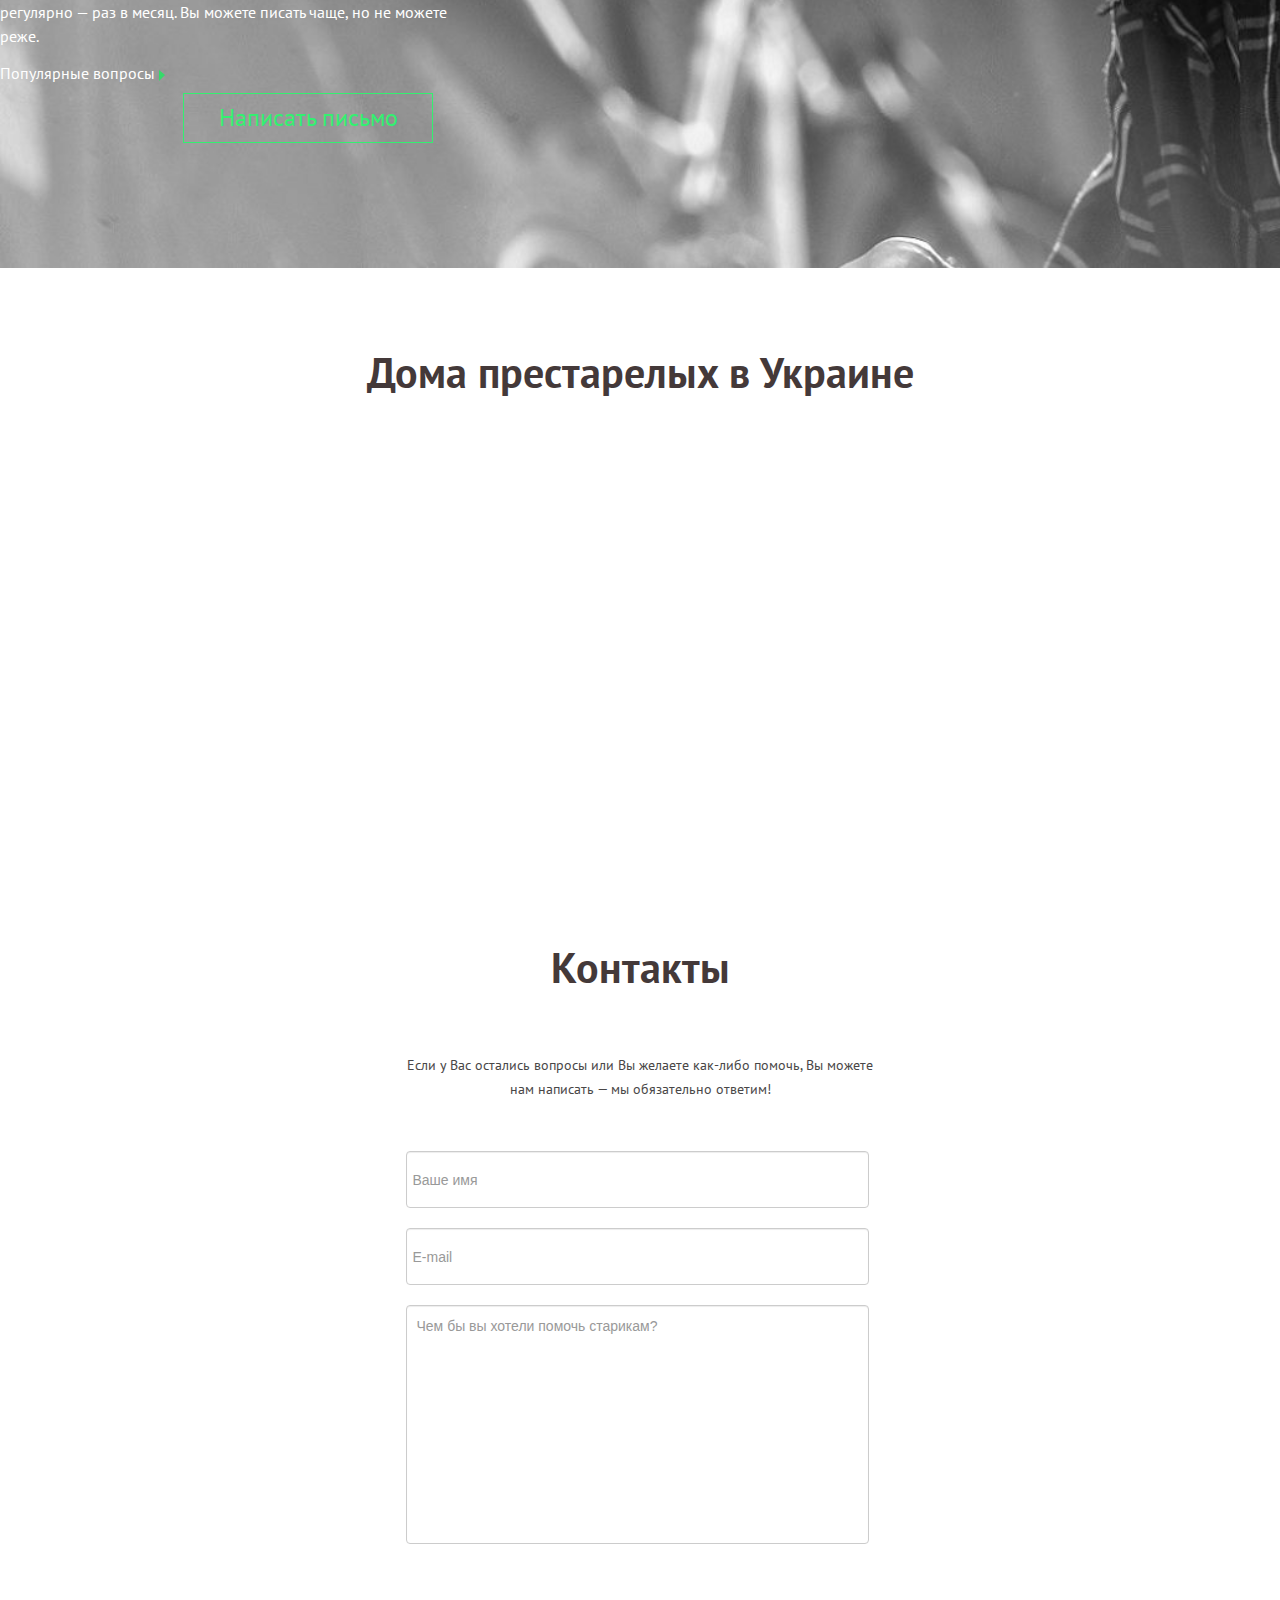
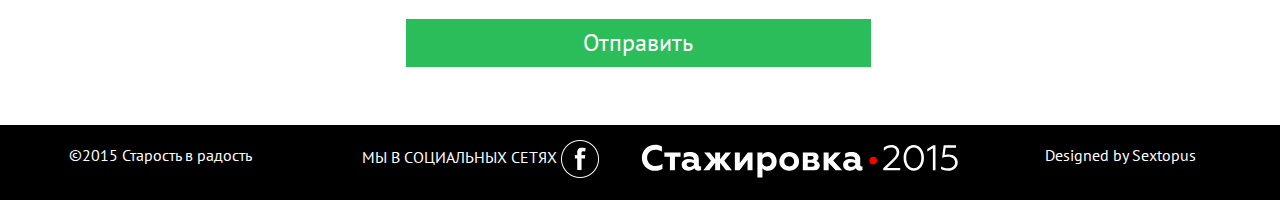
<file: starost-v-radost2/index2.html>
<!DOCTYPE html>
<html lang="ru">
   <head>
      <meta charset="UTF-8">

      <title>Старость в радость</title>
      <link rel="stylesheet" href="normalize.css">
      <link href='https://fonts.googleapis.com/css?family=PT+Sans:400,700&subset=cyrillic' rel='stylesheet' type='text/css'>
      <link  href="bootstrap/css/bootstrap.css" rel="stylesheet"type="text/css">
      <link href="bootstrap/css/bootstrap-theme.css" rel="stylesheet"  >
      <link href="style.css" type="text/css" rel="stylesheet"> 
       <meta name="viewport" content="width=1280">
   </head>
   <body>
  
   

            <div class="head"><!--begin head-->
                <div class="headcontent">
                 <div class="wrapper clearfix">

                    <div class="logo">
                        <a href="#">
                            <img src="./starost_images/logo.png" alt="logotip" width="120px" height="45px">
                        </a>
                    </div>

                       <div class="menu" clearfix>
                          <ul>
                             <li>
                                <a href="#">Что мы делаем</a>
                             </li>
                             <li>
                                <a href="#">Чем помочь</a>
                                  <ul>
                                    <li style="width: 291px">
                                      <a href="#" title="">Предметы первой необходимости</a></li>
                                    <li style="width: 291px">
                                      <a href="#" title="">Переписка с бабушками и дедушками</a></li>
                                  </ul>
                             </li>
                             <li>
                                <a href="#">Контакты</a>
                             </li>
                          </ul>
                       </div>

                   <div class="citata">
                      <h1>Старость в&nbsp;радость</h1>
                      <p class="c">Благотворительная инициатива помощи одиноким
                         <br>пожилым людям и инвалидам,живущих в домах
                         <br>прeстарелых
                      </p>
                    </div>
                </div><!--end of wrapper-->
                </div>



            </div><!--end of head-->
         
    <div class="page-wrap">
    
      <div class="content">
          <div class="insidecontent">
                <h2>Что мы делаем</h2>
                <p class="c1">Мы твердо убеждены, что чужих людей не бывает,
                <br>Что оставленные в домах престарелых одинокие бабушки и дедушки - наши бабушки и дедушки
               <br>И мы просто обязаны им помочь,ведь это не так сложно, как кажеться на самом деле.
                </p>
         <div class="svg-pict">
            <!DOCTYPE svg PUBLIC "-//W3C//DTD SVG 1.1//EN" "http://www.w3.org/Graphics/SVG/1.1/DTD/svg11.dtd">
            <svg version="1.1" id="Layer_1" xmlns="http://www.w3.org/2000/svg" xmlns:xlink="http://www.w3.org/1999/xlink" x="0px" y="0px"
               width="64px" height="64px" viewBox="0 0 64 64" enable-background="new 0 0 64 64" xml:space="preserve">
               <g>
                  <path fill="#A8D3B6" d="M63.2,29.8L34.4,1c0,0-0.9-1-2.4-1s-2.4,1-2.4,1L20,10.6V5c0-0.6-0.4-1-1-1h-6c-0.6,0-1,0.4-1,1v13.6
                     L0.8,29.8C0.2,30.3,0,31.2,0,32c0,1.7,1.3,3,3,3c0.8,0,1.7-0.3,2.2-0.8L6,33.4V60c0,2.2,1.8,4,4,4h44c2.2,0,4-1.8,4-4V33.4l0.8,0.8
                     c0.5,0.5,1.4,0.8,2.2,0.8c1.7,0,3-1.3,3-3C64,31.2,63.8,30.3,63.2,29.8z M14,6h4v6.6l-4,4V6z M36,62h-8V48h8V62z M56,60
                     c0,1.1-0.9,2-2,2H38V47c0-0.6-0.4-1-1-1H27c-0.6,0-1,0.4-1,1v15H10c-1.1,0-2-0.9-2-2V31.4l24-24l24,24V60z M61,33
                     c-0.3,0-0.6,0-0.8-0.2L32.7,5.3C32.5,5.1,32.3,5,32,5s-0.5,0.1-0.7,0.3L3.8,32.8C3.6,33,3.3,33,3,33c-0.6,0-1-0.4-1-1
                     c0-0.3,0-0.6,0.2-0.8L31,2.4c0,0,0.4-0.4,1-0.4c0.6,0,1,0.4,1,0.4l28.8,28.8C62,31.4,62,31.7,62,32C62,32.6,61.6,33,61,33z"/>
                  <path fill="#A8D3B6" d="M23,32h-8c-0.6,0-1,0.4-1,1v8c0,0.6,0.4,1,1,1h8c0.6,0,1-0.4,1-1v-8C24,32.4,23.6,32,23,32z M22,40h-6v-6h6
                     V40z"/>
                  <path fill="#A8D3B6" d="M41,42h8c0.6,0,1-0.4,1-1v-8c0-0.6-0.4-1-1-1h-8c-0.6,0-1,0.4-1,1v8C40,41.6,40.4,42,41,42z M42,34h6v6h-6
                     V34z"/>
               </g>
            </svg>
            <h3>Посещаем стариков</h3>
            <p class="text1">Регулярно навещаем пожилых людей в<br> домах престарелых. Радуем визитами<br>как на праздники так и в обычне будни</p>
         </div>
         <div class="svg-pict1">
            <!DOCTYPE svg PUBLIC "-//W3C//DTD SVG 1.1//EN" "http://www.w3.org/Graphics/SVG/1.1/DTD/svg11.dtd">
            <svg version="1.1" id="Layer_1" xmlns="http://www.w3.org/2000/svg" xmlns:xlink="http://www.w3.org/1999/xlink" x="0px" y="0px"
               width="64px" height="48px" viewBox="0 0 64 48" enable-background="new 0 0 64 48" xml:space="preserve">
               <path fill="#A8D3B6" d="M60,0H4C1.8,0,0,1.8,0,4v40c0,2.2,1.8,4,4,4h56c2.2,0,4-1.8,4-4V4C64,1.8,62.2,0,60,0z M4,2h56
                  1.1,0,2,0.9,2,2v2.5L32,28.8L2,6.5V4C2,2.9,2.9,2,4,2z M60,46H4c-1.1,0-2-0.9-2-2v-2.8l18.6-13.4c0.4-0.3,0.5-0.9,0.2-1.4
                  c-0.3-0.4-0.9-0.5-1.4-0.2L2,38.7V9l29.4,21.8c0.2,0.1,0.4,0.2,0.6,0.2s0.4-0.1,0.6-0.2L62,9v29.8L44.6,26.2
                  c-0.4-0.3-1.1-0.2-1.4,0.2c-0.3,0.4-0.2,1.1,0.2,1.4L62,41.2V44C62,45.1,61.1,46,60,46z"/>
            </svg>
            <h3>Пишем письма</h3>
            <p class="text1">
               Не забываем наших друзей и отправляем<br> старикам теплые письма, которые они<br> всегда ждут с нетерпением и трепетом
            </p>
         </div>
         <div class="svg-pict">
            <!DOCTYPE svg PUBLIC "-//W3C//DTD SVG 1.1//EN" "http://www.w3.org/Graphics/SVG/1.1/DTD/svg11.dtd">
            <svg version="1.1" id="Layer_1" xmlns="http://www.w3.org/2000/svg" xmlns:xlink="http://www.w3.org/1999/xlink" x="0px" y="0px"
               width="48px" height="64px" viewBox="0 0 48 64" enable-background="new 0 0 48 64" xml:space="preserve">
               <g>
                  <path fill="#A8D3B6" d="M46,20H36v-8c0-6.6-5.4-12-12-12S12,5.4,12,12v8H2c-1.1,0-2,0.9-2,2v38c0,2.2,1.8,4,4,4h40c2.2,0,4-1.8,4-4
                     V22C48,20.9,47.1,20,46,20z M14,12c0-5.5,4.5-10,10-10s10,4.5,10,10v12h-2V12c0-4.4-3.6-8-8-8s-8,3.6-8,8v12h-2V12z M30,12v8H18v-8
                     c0-3.3,2.7-6,6-6S30,8.7,30,12z M46,60c0,1.1-0.9,2-2,2H4c-1.1,0-2-0.9-2-2v-2h44V60z M46,56H2V23c0-0.6,0.4-1,1-1h9v3
                     c0,0.6,0.4,1,1,1h4c0.6,0,1-0.4,1-1v-3h12v3c0,0.6,0.4,1,1,1h4c0.6,0,1-0.4,1-1v-3h9c0.6,0,1,0.4,1,1V56z"/>
                  <path fill="#A8D3B6" d="M28,34c-1.1,0-2.1,0.4-2.8,1.2L24,36.3l-1.2-1.2C22.1,34.4,21.1,34,20,34c-2.2,0-4,1.8-4,4
                     c0,1.1,0.7,2.1,1.4,2.9l5.9,5.9c0.4,0.4,1,0.4,1.4,0l5.8-5.8c0.7-0.7,1.5-1.8,1.5-2.9C32,35.8,30.2,34,28,34z M29.2,39.4L24,44.6
                     l-5.2-5.2C18.5,39.1,18,38.6,18,38c0-1.1,0.9-2,2-2c0.6,0,1.1,0.2,1.4,0.6l1.9,1.9c0.4,0.4,1,0.4,1.4,0l1.9-1.9
                     C27,36.2,27.5,36,28,36c1.1,0,2,0.9,2,2C30,38.6,29.5,39.1,29.2,39.4z"/>
               </g>
            </svg>
            <h3>Обеспечиваем необходимым</h3>
            <p class="text1">Дарим необходимые для комфортной<br> старости вещи: коляски, ходунки,<br> обогреватели и мелочик для уюта</p>
         </div>
         <div class="svg-pict">
            <!DOCTYPE svg PUBLIC "-//W3C//DTD SVG 1.1//EN" "http://www.w3.org/Graphics/SVG/1.1/DTD/svg11.dtd">
            <svg version="1.1" id="Layer_1" xmlns="http://www.w3.org/2000/svg" xmlns:xlink="http://www.w3.org/1999/xlink" x="0px" y="0px"
               width="64px" height="64px" viewBox="0 0 64 64" enable-background="new 0 0 64 64" xml:space="preserve">
               <g>
                  <path fill="#A8D3B6" d="M60,0H16c-2.2,0-4,1.8-4,4v6H4c-2.2,0-4,1.8-4,4v30c0,2.2,1.8,4,4,4h7c0.6,0,1,0.4,1,1v11
                     c0,1.6,1,3.1,2.5,3.7c0.5,0.2,1,0.3,1.5,0.3c1,0,2.1-0.4,2.8-1.2L33,48.7c0,0,0.5-0.7,1.7-0.7S50,48,50,48c2.2,0,4-1.8,4-4v-8h6
                     c2.2,0,4-1.8,4-4V4C64,1.8,62.2,0,60,0z M52,44c0,1.1-0.9,2-2,2c0,0-14.7,0-15.3,0c-1.9,0-2.7,1-2.7,1S20,59,18,61
                     c-2.1,2.1-4,0.4-4-1c0-1,0-12,0-12c0-1.1-0.9-2-2-2H4c-1.1,0-2-0.9-2-2V14c0-1.1,0.9-2,2-2h46c1.1,0,2,0.9,2,2V44z M62,32
                     c0,1.1-0.9,2-2,2h-6V14c0-2.2-1.8-4-4-4H14V4c0-1.1,0.9-2,2-2h44c1.1,0,2,0.9,2,2V32z"/>
                  <path fill="#A8D3B6" d="M13,24h13c0.6,0,1-0.4,1-1s-0.4-1-1-1H13c-0.6,0-1,0.4-1,1S12.4,24,13,24z"/>
                  <path fill="#A8D3B6" d="M41,28H13c-0.6,0-1,0.4-1,1s0.4,1,1,1h28c0.6,0,1-0.4,1-1S41.6,28,41,28z"/>
                  <path fill="#A8D3B6" d="M34,34H13c-0.6,0-1,0.4-1,1s0.4,1,1,1h21c0.6,0,1-0.4,1-1S34.6,34,34,34z"/>
               </g>
            </svg>
            <h3>Делимся проблемами</h3>
            <p class="text1">Не оставляем их забытыми и<br> одинокими. Рассказываем о<br> проблемах стариков с обществом</p>
         </div>
      </div>
      </div>
      <div class="work-years">

        <div class="content">
            <h2 class="cwe">За 3 года работы</h2>
            <p class="c2">За это время мы успели задействовать большое количество волонтеров, порадовать<br>своими визитами и подарками стариков, а так же собрать деньги для  необходимых<br> потребностей людей, которые живут в домах пристарелых</p>
         
                <div class="block-numbers">

                    <div class="numbers">
                    <span class="cwe1">37</span>
                     <img class="pic" src="./starost_images/house.png" alt="house">
                    <p class="c3">домов мы посещаем</p>
                </div>

                <div class="numbers">
                    <span class="cwe1">100 000</span>
                    <img class="pic" src="./starost_images/uah.png" alt="uah">
                    <p class="c3">помощи собрано</p>
                </div>
      
                <div class="numbers">
                    <span class="cwe1">600</span>
                    <img class="pic" src="./starost_images/friendsicon.png" alt="friends">
                    <p class="c3">волонтеров задействовано</p>
                </div>

                <div class="numbers">  
                    <span class="cwe1">6000</span>
                    <img class="pic" src="./starost_images/gifticon.png" alt="gifticon">
                    <p class="c3">подарков сделано</p>
                </div>

          
          </div> <!--END OF BLOCK NUMBERS-->
          </div><!--END OF WRAPPER WORK YEARS-->
      </div> <!--END OF WORK YEARS--> 

      <div class="can-you-help">
      <div class="content">
          
         <h3 class="can1-you-help">Чем вы можете помочь</h3>
   
<!--Nav tabs-->

<ul class="nav nav-tabs" role="tablist">
  <li role="presentation" class="active">
   <div class="img">
            <img src="./starost_images/tumb1.jpg" alt="help" height="165" width="245"><a href="#friend" aria-controls="friend" role="tab" data-toggle="tab"><span class="java">Стать другом по переписке</span></a>
         </div>
  </li>
  <li role="presentation">
      <div class="img">
            <img src="./starost_images/tumb2.jpg" alt="gift" height="165px" width="245px"> <a href="#gift" aria-controls="gift" role="tab" data-toggle="tab"><span class="java">Сделать новогодний подарок</span></a>  
         </div>
  </li>
  <li role="presentation">
      <div class="img">
            <img src="./starost_images/tumb3.jpg" alt="help" height="165px" width="245px"><a href="#help" aria-controls="help" role="tab" data-toggle="tab"><span class="java">Помочь материально</span></a>
            </div>
  </li>
         
  <li role="presentation">
     <div class="img">
            <img src="./starost_images/tumb4.jpg" alt="guests" height="165px" width="245px"><a href="#guests" aria-controls="guests" role="tab" data-toggle="tab"><span class="java">Съездить в гости к старикам</span></a> 
         </div>
  </li>
 </ul>
</div>a
</div>
<!--Tab panes-->
        <div class="tab-content" >
            <div role="tabpanel" class="tab-pane fade in active" id="home">
            <div class="content">
              <h3 class="letters">Почему важно писать письма?</h3>
            <div class="letters2">
               <p class="letters1"><b>Нещадный враг — одиночество</b><br>
                  Есть люди, которым никто не пишет и не звонит, которых никто не<br> навещает. Они чувствуют себя ненужными и доживают свои дни в<br> полном одиночестве.<br> 

                  <p class="letters1">Эти самые одинокие в мире люди — это бабушки и дедушки,<br> живущие в домах престарелых. У них нет близких людей.<br> Их родственники не имеют возможности или желания ухаживать за<br> пожилыми людьми дома. Иногда к старикам приезжают волонтеры,<br> дарят подарки и дают им почувствовать себя нужными. Иногда не<br> приезжает никто. Потому так важна переписка — ведь они помнят,<br> каково это — получать по почте письма и открытки со своим<br> именем и фамилией в строке «Кому». А для нас это возможность<br> подарить им тепло, радость и дать понять, что они кому-то нужны.<br></p>
                  <p class="letters1"><b>Будьте ответственным другом</b><br>
                  Вы можете выбрать, кому вы будете писать письма. Строгих правил<br> нет, кроме одного: вы не должны бросать и забывать выбранную<br> бабушку или дедушку. Люди должны получать свои письма<br> регулярно — раз в месяц. Вы можете писать чаще, но не можете<br> реже.</p>
                  <a href="#" class="popularquestions">Популярные вопросы</a>
              
                    <a href="#" class="triangle"></a>
              &nbsp
              <button class="wrightletter">Написать письмо</button>
              </div>
        </div>
        <div role="tabpanel" class="tab-pane fade" id="profile">
           
            <h3 class="letters">Почему важно писать письма?</h3>
            <div class="letters2">
               <p class="letters1"><b>Нещадный враг — одиночество</b><br>
                  Есть люди, которым никто не пишет и не звонит, которых никто не<br> навещает. Они чувствуют себя ненужными и доживают свои дни в<br> полном одиночестве.<br> 

                  Эти самые одинокие в мире люди — это бабушки и дедушки,<br> живущие в домах престарелых. У них нет близких людей.<br> Их родственники не имеют возможности или желания ухаживать за<br> пожилыми людьми дома. Иногда к старикам приезжают волонтеры,<br> дарят подарки и дают им почувствовать себя нужными. Иногда не<br> приезжает никто. Потому так важна переписка — ведь они помнят,<br> каково это — получать по почте письма и открытки со своим<br> именем и фамилией в строке «Кому». А для нас это возможность<br> подарить им тепло, радость и дать понять, что они кому-то нужны.<br>
                  Будьте ответственным другом<br>
                  Вы можете выбрать, кому вы будете писать письма. Строгих правил<br> нет, кроме одного: вы не должны бросать и забывать выбранную<br> бабушку или дедушку. Люди должны получать свои письма<br> регулярно — раз в месяц. Вы можете писать чаще, но не можете<br> реже.
               </p>
            </div>
        </div>
         <div role="tabpanel" class="tab-pane fade" id="messages">
            <h3 class="letters">Почему важно писать письма?</h3>
            <div class="letters2">
               <p class="letters1"><b>Нещадный враг — одиночество</b><br>
                  Есть люди, которым никто не пишет и не звонит, которых никто не<br> навещает. Они чувствуют себя ненужными и доживают свои дни в<br> полном одиночестве.<br> 

                  Эти самые одинокие в мире люди — это бабушки и дедушки,<br> живущие в домах престарелых. У них нет близких людей.<br> Их родственники не имеют возможности или желания ухаживать за<br> пожилыми людьми дома. Иногда к старикам приезжают волонтеры,<br> дарят подарки и дают им почувствовать себя нужными. Иногда не<br> приезжает никто. Потому так важна переписка — ведь они помнят,<br> каково это — получать по почте письма и открытки со своим<br> именем и фамилией в строке «Кому». А для нас это возможность<br> подарить им тепло, радость и дать понять, что они кому-то нужны.<br>
                  Будьте ответственным другом<br>
                  Вы можете выбрать, кому вы будете писать письма. Строгих правил<br> нет, кроме одного: вы не должны бросать и забывать выбранную<br> бабушку или дедушку. Люди должны получать свои письма<br> регулярно — раз в месяц. Вы можете писать чаще, но не можете<br> реже.
               </p>
            </div>
        </div>
        <div role="tabpanel" class="tab-pane fade" id="settings">
        <div><a class="tringle" href="#"></a></div>
            <!--</ul>-->
            <h3 class="letters">Почему важно писать письма?</h3>
            <div class="letters2">
               <p class="letters1"><b>Нещадный враг — одиночество</b><br>
                  Есть люди, которым никто не пишет и не звонит, которых никто не<br> навещает. Они чувствуют себя ненужными и доживают свои дни в<br> полном одиночестве.<br> 

                  Эти самые одинокие в мире люди — это бабушки и дедушки,<br> живущие в домах престарелых. У них нет близких людей.<br> Их родственники не имеют возможности или желания ухаживать за<br> пожилыми людьми дома. Иногда к старикам приезжают волонтеры,<br> дарят подарки и дают им почувствовать себя нужными. Иногда не<br> приезжает никто. Потому так важна переписка — ведь они помнят,<br> каково это — получать по почте письма и открытки со своим<br> именем и фамилией в строке «Кому». А для нас это возможность<br> подарить им тепло, радость и дать понять, что они кому-то нужны.<br>
                  Будьте ответственным другом<br>
                  Вы можете выбрать, кому вы будете писать письма. Строгих правил<br> нет, кроме одного: вы не должны бросать и забывать выбранную<br> бабушку или дедушку. Люди должны получать свои письма<br> регулярно — раз в месяц. Вы можете писать чаще, но не можете<br> реже.
               </p>
            </div>
        </div>
    </div>
   </div>
     
      </div>  
     
      <h3 class="can1-you-help1">Дома престарелых в Украине</h3>
      <div class="map">
         <iframe src="https://www.google.com/maps/embed?pb=!1m14!1m12!1m3!1d2636814.5984179443!2d30.467354710437906!3d49.80459964983816!2m3!1f0!2f0!3f0!3m2!1i1024!2i768!4f13.1!5e0!3m2!1sru!2sua!4v1445066375585" width="100%" height="420" frameborder="0" style="border:0" allowfullscreen></iframe>
      </div>

      <div class="contacts">
      <div class="content">
       <div class="leavecontacts">
            <h3 class="can1-you-help">Контакты</h3>
            <p class="c1">Если у Вас остались вопросы или Вы желаете как-либо помочь, Вы можете<br>нам написать — мы обязательно ответим!</p>

     </div>

        <div class="input" >
            <form action= "" method="" autocomplete="">
                <p><input type="text" placeholder="Ваше имя"></p>
                <p><input type="text" placeholder="E-mail"></p>
                <p class="text"><textarea type="text"placeholder="Чем бы вы хотели помочь старикам?" row="6"></textarea></p>
            </form>
            <button>Отправить</button>
         </div>
      </div>
</div>
</div>


<div class="footer">
  <div class="inerfoot">

    <div class="copy">&#169;2015 Старость в радость</div> 
    <div class="socialnetwork">МЫ В СОЦИАЛЬНЫХ СЕТЯХ 
        <img class="facebook" src="./starost_images/facebook.png" alt="facebook" width="38px" height="38px">
    </div>
    <div class="stazirovka">
        <img src="./starost_images/stagirovka-logo.svg" type="image/svg">
    </div>  
        <div class="designedby">Designed by Sextopus</div>

  </div><!--end of footer-->
</div>
</div>
 <script src="./jquery/jquery-1.11.3.js"></script>
    <script src="./bootstrap/js/bootstrap.js"></script>

   </body>
</html>
</file>
<file: starost-v-radost2/style.css>
@font-face {
    font-family: 'PT Sans', sans-serif;
    src: url(ptsans.ttf);
    font-weight: normal;
}
@font-face {
    font-family: 'PT Sans', sans-serif;
    src: url(ptsans_bold.ttf);
    font-weight: bold;
}
* {
    margin: 0;
}

*, *:before, *:after {
    box-sizing: inherit;
}
html, body {
    height: 100%;
    box-sizing: border-box;
}
body {
	font-family: 'PT Sans', sans-serif;
    margin: 0px;
    padding: 0px;
	min-width: 1240px;
}


.container:after {
    content: "";
    display: block;
}
.head {
    background-image: url("./starost_images/granny.jpg");
    background-size: cover;
    height: 630px;
}
.wrapper {
    margin: 0px auto;
    padding: 20px 50px 20px 50px;

}
.logo {
    float: left;
}
.clearfix:after,
.clearfix:before {
    content: ".";
    display: table;
}
.clearfix:after {
    clear: both;
}
.citata {
    position: absolute;
    bottom: 0;
    right: 5%;
    top: 383px;
}
.page-wrap {
    min-height: 100%;
    margin-bottom: -75px;
}
.page-wrap:after {
    content: "";
    display: block;
}
.content {
    margin: 0 auto;
    width: 1240px;
}
.headcontent {
    margin: 0 auto;
    width: 1240px;
    position: relative;
}
.insidecontent {
    text-align: center;
    margin-bottom: 50px;
} 

.work-years {
    background-image: url("./starost_images/pic1.jpg");
    background-size: cover;
    height: 525px;
}

.block-numbers {
    margin-top: 80px;
}
.numbers {
    width: 296px;
    height: 100px;
    display: inline-block;
    text-align: center;
    margin: 0 auto;
}
.can-you-help {
text-align: center;
}

.map {
    background-size: cover;
    width: 100%;
    margin: 0 auto;
}

.nav-tabs>li>a {
    color: #555;
}
.nav-tabs>li.active>a
{
/*color:#555;*/
margin-left: auto;
margin-right: auto;
}
.nav>li {
    position: relative;
    display: block;
    width: 309px;
}

.tabpanel {
    overflow: hidden;

}
.tab-pane {
overflow: hidden;
}
.tab-pane>.content {
    
}
#text1 {
    z-index: 4;
}
 #text2 {
    z-index: 3;
}
#text3 {
    z-index: 2;
}
#text4 {
    z-index: 1;
}
#text2,
#text3,
#text4 {
    display: none;
}

.tab-content  {
    height: 868px;
    margin: 0 auto;
    min-width: 1240px;
    background-image: url("./starost_images/banner.jpg");
    background-size: cover;
    background-repeat: no-repeat;
    margin-top: 40px;
}

.leavecontacts {
    width: 590px;
    margin: 0 auto;
}
.contacts {
    width: 100%;
    margin: 0 auto;
}
.footer, .page-wrap:after {
    height: 75px;
   
    }

    .footer {
        
        background-color: #000000;
        text-align: center;
        margin-top: 58px;
    }
.copy {
    
    font-family: 'PT Sans', sans-serif;
    font-size: 16px;
    font-weight: 400;
    line-height: 30px;
    color: #ffffff;
    float:left;
    
}
.socialnetwork {
    font-family: 'PT Sans', sans-serif;
    font-size: 16px;
    font-weight: 400;
    line-height: 30px;
    color: #ffffff;
    float: left;
    }


.stazirovka {
    width: 200px;
    font-family: 'PT Sans', sans-serif;
    font-size: 16px;
    font-weight: 400;
    line-height: 30px;
    color: #ffffff;
    float: left;
}
.designedby {
    font-family: 'PT Sans', sans-serif;
    font-size: 16px;
    font-weight: 400;
    line-height: 30px;
    color: #ffffff;
    float: left;
}

.copy, .socialnetwork, .stazirovka, .designedby {
   width: 25%;
   padding-top: 15px;
}
img.facebook {

}
.clear {}

h1 {
    font-family: 'PT Sans', sans-serif;
    font-size: 48px;
    font-weight: 700;
    line-height: 54px;
    text-transform: uppercase;
    color: #ffffff;
    margin-left: 50px;
    text-align: left;
}
h2 {
    font-family: 'PT Sans', sans-serif;
    text-transform: uppercase;
    font-size: 42px;
    line-height: 30px;
    font-weight: 700;
    text-align: center;
    color: #3f3329;
    padding-top: 95px;
    padding-bottom: 35px;
}

h2.cwe {
	font-family: 'PT Sans', sans-serif;
    font-size: 42px;
    line-height: 30px;
    font-weight: 700;
    text-transform: uppercase;
    text-align: center;
    color: #ffffff;
    padding-top: 80px;
}
span.cwe1{
    text-decoration: none;
	font-family: 'PT Sans', sans-serif;
    font-size: 70px;
    line-height: 30px;
    font-weight: 700;
    text-transform: uppercase;
    text-align: center;
    color: #35da6a;
    position: relative;
}
span.java {
color: #4a4646;
text-transform: uppercase;
font-size: 16px;
line-height: 30px;
font-weight: 700;
border-bottom: 1px dashed #4a4646;
display: inline-block;
}

span.java:hover {
    color: #2bbd5a;
    text-transform: uppercase;
    font-size: 16px;
    line-height: 30px;
    font-weight: 700;
    border-bottom: 1px dashed #2bbd5a;
}

h2.cwe2 {
    font-family: 'PT Sans', sans-serif;
    font-size: 42px;
    line-height: 30px;
    font-weight: 700;
    text-align: center;
    color: #443939;
    margin-bottom: 26px;

}
h2.cwe3 {
    font-family: 'PT Sans', sans-serif;
    font-size: 42px;
    line-height: 30px;
    font-weight: 700;
    text-align: center;
    color: #443939;
    margin-bottom: 26px;
}
h3 {
    font-family: 'PT Sans', sans-serif;
    font-size: 18px;
    line-height: 30px;
    font-weight: 700;
}
h3.can1-you-help {
    font-family: 'PT Sans', sans-serif;
    font-size: 42px;
    font-weight: 700;
    line-height: 30px;
    text-align: center;
    color: #443939;
    padding-top: 90px;
    padding-bottom: 60px;
}
h3.can1-you-help1 {
    font-family: 'PT Sans', sans-serif;
    font-size: 42px;
    font-weight: 700;
    line-height: 30px;
    text-align: center;
    color: #443939;
    padding-top: 80px;
    padding-bottom: 30px;
}
h3.letters {
    font-family: 'PT Sans', sans-serif;
    font-size: 42px;
    line-height: 30px;
    font-weight: 700;
    text-align: center;
    color: #ffffff;
    margin-top: 57px;
    padding-bottom: 55px;
}

p.c {
    font-family: 'PT Sans', sans-serif;
    font-size: 24px;
    line-height: 24px;
    color: #ffffff;
    text-align: center;
}
p.c1 {
    font-family: 'PT Sans', sans-serif;
    font-weight: 20px;
    line-height: 24px;
    font-weight: 400;
    color: #494747;
    text-align: center; 
    margin-bottom: 50px;
}
p.c2 {
    font-family: 'PT Sans', sans-serif;
    font-size: 20px;
    line-height: 24px;
    font-weight: 400;
    color: #fafafa;
    text-align: center;
}
p.c3 {
    font-family: 'PT Sans', sans-serif;
    font-size: 16px;
    line-height: 24px;
    font-weight: 700;
    color: #c0c3c1;
    text-transform: uppercase;
}
p.text1 {
    font-family: 'PT Sans', sans-serif;
    font-size: 16px;
    line-height: 24px;
    font-weight: 400;
    text-align: center;
}

p.letters1 {
    font-family: 'PT Sans', sans-serif;
    font-size: 16px;
    line-height: 24px;
    font-weight: 400;
    color: #ffffff;
}
p.text {
    font-size: 18px;
    font-weight: 400px;
    line-height: 30px;
    color: #e1e1e1;
}
 

.svg-pict {
    height: 221px;
    width: 300px;
    display: inline-block;
    text-align: center;
}
/*.svg-pict1 {
    height: 221px;
    width: 300px;
    display: inline-block;
    text-align: center;
}*/
.menu {
    float: right;
}
.menu a:hover {
    /*color: #a8d3b6;
    /*background-color: #5abb64; /*фон пунктов при наведении*/
    
    background: rgba(18, 31, 21, 0.7);
}
.menu ul ul {
    display: none;
}
.menu ul li:hover >ul {
    display: block;
}
.menu ul {
    list-style: none;
    position: relative;
    display: inline-table;
}
.menu ul:after {
    content: "";
    clear: both;
    display: block;
}

.menu ul li {
    float: left;
}
.menu ul li:hover {
background: rgba(30, 48, 39, 0.7);
background: linear-gradient(top, rgba(18, 31, 21, 0.7) 0%, #5f6975 40%);
background-image: background: -webkit-linear-gradient(rgba(18, 31, 21, 0.7) 0%, rgba(18, 31, 21, 0.7) 40%);
background-image: background: -o-linear-gradient(rgba(18, 31, 21, 0.7) 0%, rgba(18, 31, 21, 0.7) 40%);
background-image: background: linear-gradient(rgba(18, 31, 21, 0.7) 0%, rgba(18, 31, 21, 0.7) 40%);
background: -webkit-linear-gradient(top, rgba(18, 31, 21, 0.7) 0%,rgba(18, 31, 21, 0.7) 40%);
    }

.menu ul li:hover a {
    color: #a8d3b6;
}
.menu ul li a {
    display: block;
    padding: 5px 15px;
    text-decoration: none;
    font-family: 'PT Sans', sans-serif;
    font-style: 14px;
    line-height: 25px;
    font-weight: 400;
    padding: 3px 15px;
    color: #fff;

}
.menu ul ul {
    position: absolute;
    padding: 0;
    top: 100%;
}
.menu ul ul li {
    float: none;
    border-top: 2px solid transparent;
    position: relative;
}
.menu ul ul li a {
    font-family: 'PT Sans', sans-serif;
    font-style: 14px;
    line-height: 25px;
    font-weight: 400;
    padding: 3px 15px;
    color: #fff;

} 

.article p {
    color: #363e3e;
    text-align: center;
}

.article h1 {
    color: #35da6a;
    text-align: center;
}
.text {
    display: inline-block;
}
img.pic {
    position: absolute;
    margin: -12px 0px 0px 12px; 
}
.block-pic {
    width: 80px;
    height: 25px;
}

.img {
    display: inline-block;
    margin-left: auto;
    margin-right: auto;
    padding-right: 20px;
}
img.granny {
    height: 683px;
    float: left;
    padding-right: 40px;
    margin-left: 40px;

}

.letters2 {
    float: left;
    overflow: hidden;
    width: 57%;
    margin-left: -20px;
    margin-right: -100%;
   

    margin-top: 20px;
   
}
a.underline {
    text-decoration: none;
}
a:link, a:visited {

}

a {
    -webkit-tap-highlight-color: transparent;
    background-color: transparent;
}
.block-links {
    float: left;

}
a.block {
    font-family: 'PT Sans', sans-serif;
    font-size: 16px;
    line-height: 30px;
    color: #8c8a8a;
    margin-left: 6px;
    text-transform: uppercase;
    border-bottom: #8c8a8a 1px dashed;
    display: block;
}
a.links {
    font-family: 'PT Sans', sans-serif;
    font-size: 16px;
    line-height: 30px;
    color: #8c8a8a;
    text-transform: uppercase;
    border-bottom: #8c8a8a 1px dashed;
    margin-right: 77px;
}
a.links1 {
    font-family: 'PT Sans', sans-serif;
    font-size: 16px;
    line-height: 30px;
    color: #8c8a8a;
    text-transform: uppercase;
    border-bottom: #8c8a8a 1px dashed;
    margin-right: 85px;
}
a.links:hover {
    color: #36bf61;
    border-bottom: #36bf61 1px dashed;
}
a.links1:hover {
    color: #36bf61;
    border-bottom: #36bf61 1px dashed;
}
a {
    display: block;
    font-family: 'PT Sans', sans-serif;
    color: #ffffff;
    font-size: 18px;
    font-weight: 700;
    line-height: 25px;
    text-decoration: none;
    cursor: pointer;
    opacity: 0, 5;
}
a.popularquestions {
    font-family: 'PT Sans', sans-serif;
    color: #ffffff;
    font-size: 16px;
    font-weight: 400;
    line-height: 30px;
    position: relative;
    display: inline-block;
}
a.popularquestions:hover {
    font-family: 'PT Sans', sans-serif;
    color: #35da6a;
    font-size: 16px;
    font-weight: 400;
    line-height: 30px;
    position: relative;
    dispaly: inline-block;
}
a.triangle {
    width: 0;
    height: 0;
    border-top: 5px solid transparent;
    border-left: 6px solid #35da6a;
    border-bottom: 6px solid transparent;
    position: absolute;
    margin-top: 12px;
    margin-left: 0px;
    display: inline-block;
}


ul {
	display: block;
}
.menu >li {
    border: 0px solid black;
    padding: 15px 10px;
}
li {
	display: list-item;
	text-align: : -webkit-match-parent;
}

:after, :before {
box-sizing: border-box;
}




input {
	font-size: 18px;
	font-weight: 400;
	line-height: 30px;
	color: #e1e1e1;
	height: 57px;
	width: 463px;
	padding: 10px;
}
.input {
    width: 100%;
    max-width: 469px;
    margin: 0 auto;
}

input.class1 {
	height: 215px;
	width: 467px;
	margin-bottom: 48px;
    text-align: left;


}

form {

}
button {
	width: 465px;
	height: 48px;
    font-family: 'PT Sans', sans-serif;
    font-size: 24px;
	font-weight: 400;
	line-height: 30px;
	background-color: #2bbd5a;
	color: #ffffff;
    border: 0;
    margin-top: 35px;
}
button.wrightletter {
    width: 250px;
    height: 50px;
    font-family: 'PT Sans', sans-serif;
    font-size: 24px;
    font-weight: 400;
    line-height: 30px;
    background-color: transparent;
    border: 1px solid;
    color: #33f070;
    display: inline-block;
    margin-left: 20px;
    transition: all 0.15s all ease-in-out 0s;
    position: absolute;
}
button.wrightletter:hover {
    width: 250px;
    height: 50px;
    font-family: 'PT Sans', sans-serif;
    font-size: 24px;
    font-weight: 400;
    line-height: 30px;
    background-color: #33f070;
    border: 0px solid;
    color: #ffffff;
    display: inline-block;
    margin-left: 20px;
    position: absolute;
}

textarea {
	height: 239px;
	width: 463px;
	padding: 10px;
    resize: none;
	}
</file>
